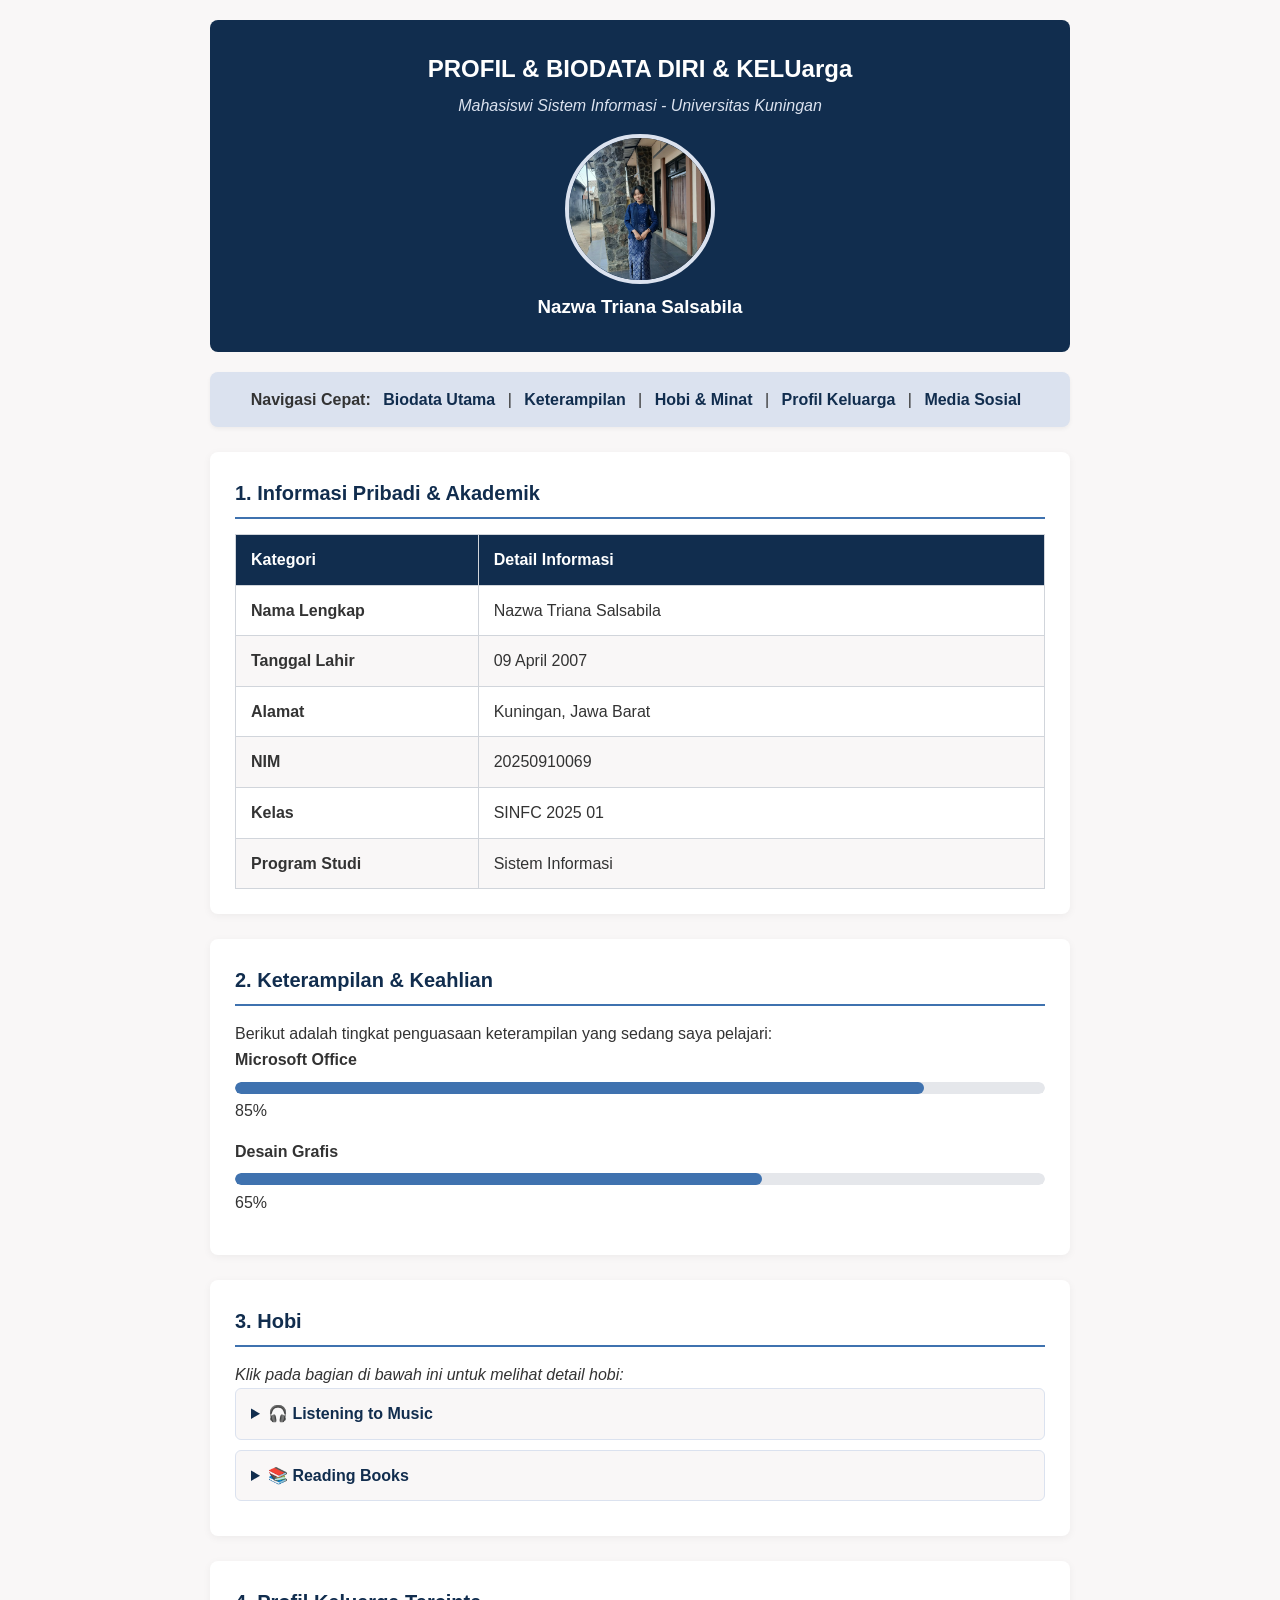
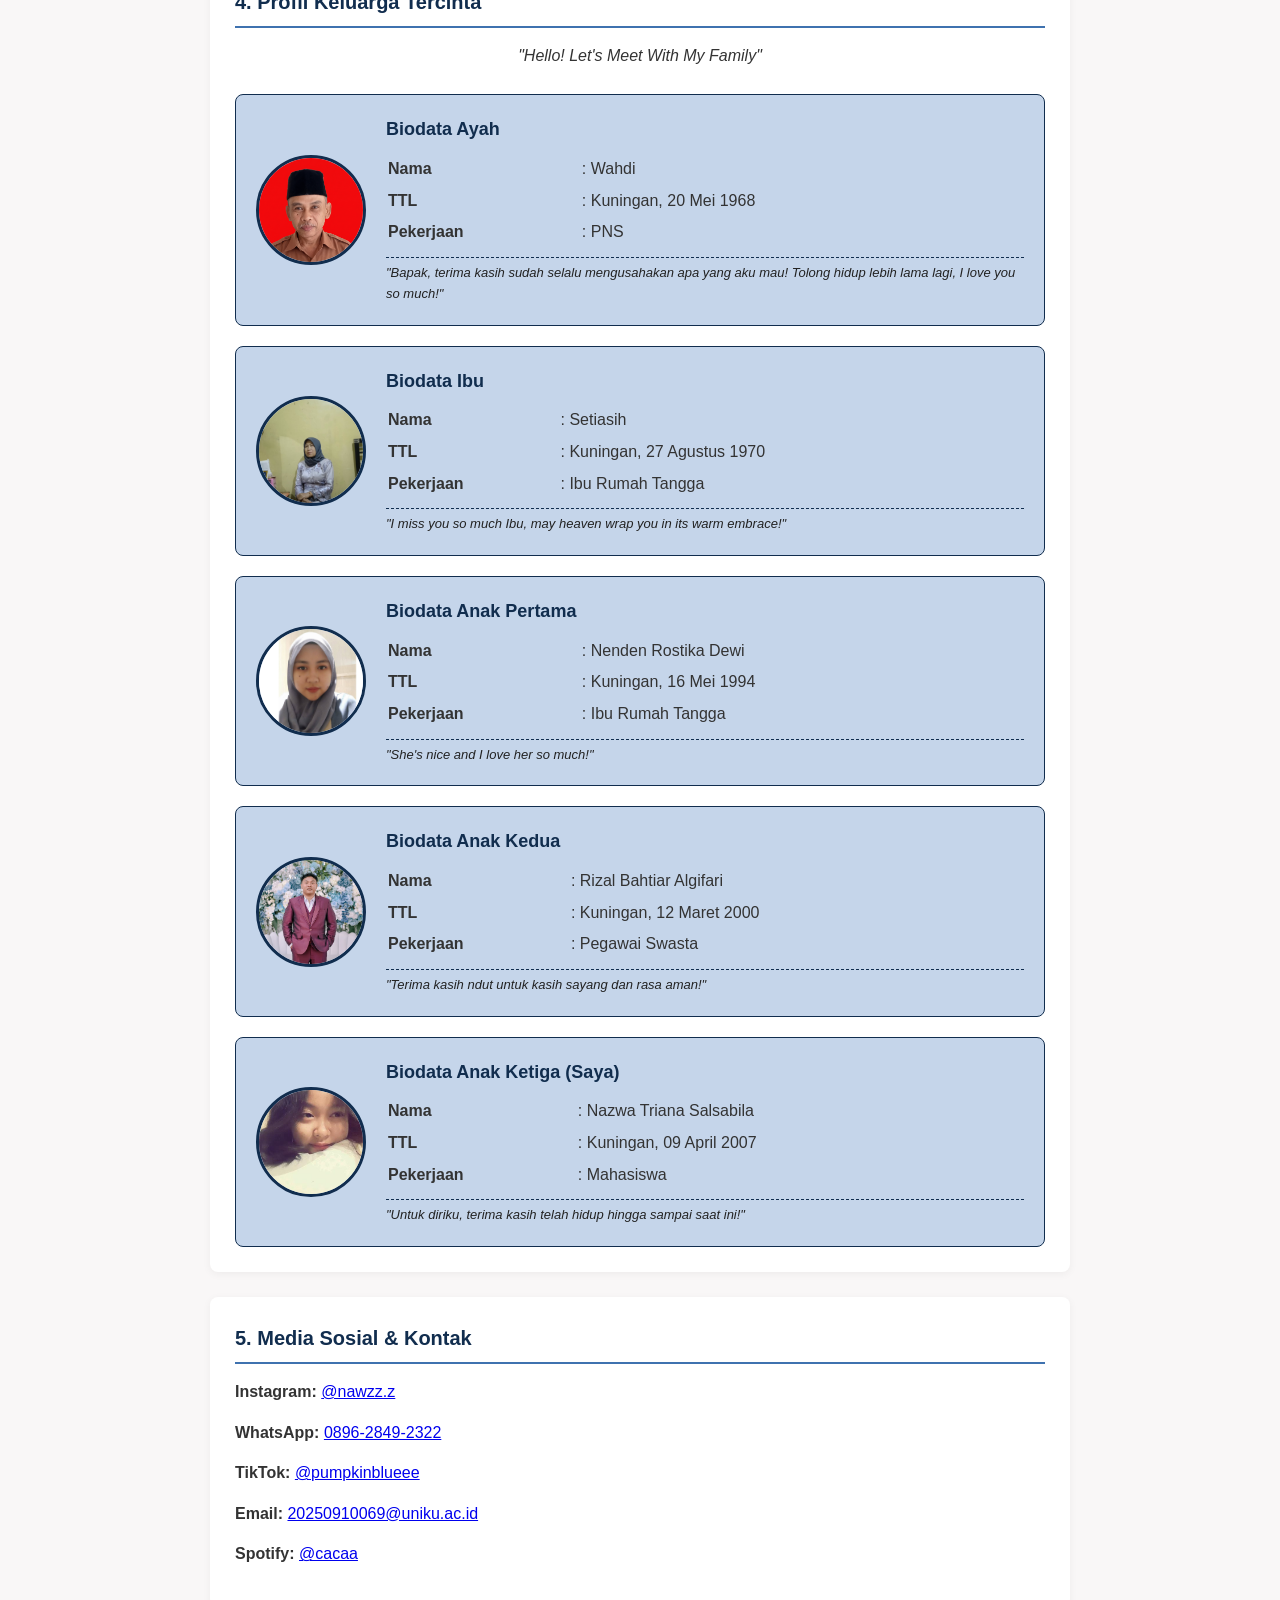
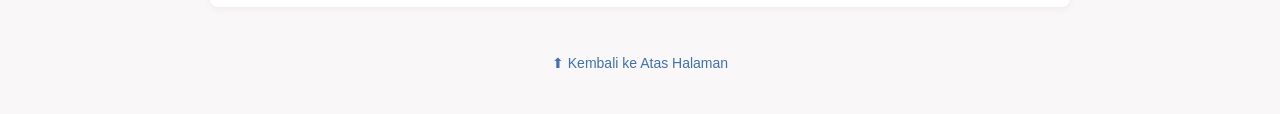
<file: index.html>
<!DOCTYPE html>
<html lang="id">

<head>
    <meta charset="UTF-8">
    <meta name="viewport" content="width=device-width, initial-scale=1.0">
    <title>Profil & Biodata Diri & Keluarga - Nazwa Triana Salsabila</title>
    <link rel="stylesheet" href="style.css">
</head>

<body>

    <header id="atas">
        <h1>PROFIL & BIODATA DIRI & KELUarga</h1>
        <p><i>Mahasiswi Sistem Informasi - Universitas Kuningan</i></p>
        
        <img src="asset/caca biru.jpeg" alt="" class="profile-img">
        <h3>Nazwa Triana Salsabila</h3>
    </header>

    <nav>
        <b>Navigasi Cepat:</b> 
        <a href="#biodata">Biodata Utama</a> | 
        <a href="#keterampilan">Keterampilan</a> | 
        <a href="#hobi">Hobi & Minat</a> | 
        <a href="#keluarga">Profil Keluarga</a> | 
        <a href="#sosmed">Media Sosial</a>
    </nav>

    <main>

        <section id="biodata">
            <h2>1. Informasi Pribadi & Akademik</h2>
            <table class="data-table">
                <thead>
                    <tr>
                        <th width="30%">Kategori</th>
                        <th>Detail Informasi</th>
                    </tr>
                </thead>
                <tbody>
                    <tr>
                        <td><b>Nama Lengkap</b></td>
                        <td>Nazwa Triana Salsabila</td>
                    </tr>
                    <tr>
                        <td><b>Tanggal Lahir</b></td>
                        <td><time datetime="2007-04-09">09 April 2007</time></td>
                    </tr>
                    <tr>
                        <td><b>Alamat</b></td>
                        <td>Kuningan, Jawa Barat</td>
                    </tr>
                    <tr>
                        <td><b>NIM</b></td>
                        <td>20250910069</td>
                    </tr>
                    <tr>
                        <td><b>Kelas</b></td>
                        <td>SINFC 2025 01</td>
                    </tr>
                    <tr>
                        <td><b>Program Studi</b></td>
                        <td>Sistem Informasi</td>
                    </tr>
                </tbody>
            </table>
        </section>

        <section id="keterampilan">
            <h2>2. Keterampilan & Keahlian</h2>
            <p>Berikut adalah tingkat penguasaan keterampilan yang sedang saya pelajari:</p>
            <ul>
                <li>
                    <b>Microsoft Office</b><br>
                    <progress value="85" max="100"></progress> 85%
                </li>
                <li>
                    <b>Desain Grafis</b><br>
                    <progress value="65" max="100"></progress> 65%
                </li>
            </ul>
        </section>

        <section id="hobi">
            <h2>3. Hobi</h2>
            <p><i>Klik pada bagian di bawah ini untuk melihat detail hobi:</i></p>

            <details>
                <summary><b>🎧 Listening to Music</b></summary>
                <p>Mendengarkan berbagai genre musik untuk mencari inspirasi dan membantu meredakan stres.</p>
                <p>This is my Spotify account you can hear all of my favorit song here: <a href="https://open.spotify.com/user/hlwbf2sd4gr9udoobye2nn3o7?si=rsqLze-QSGuwGKW7OLZdlw&utm_source=copy-link" target="_blank">@cacaa</a></p>

            </details>

            <details>
                <summary><b>📚 Reading Books</b></summary>
                <p>Mengeksplorasi berbagai dunia baru, memperluas wawasan, dan memperkaya kosakata melalui lembaran-lembaran halaman buku, baik fiksi maupun non-fiksi. Membaca adalah cara favorit saya untuk terus belajar dan menginspirasi diri.</p>
            </details>
        </section>

        <section id="keluarga">
            <h2>4. Profil Keluarga Tercinta</h2>
            <p align="center"><em>"Hello! Let's Meet With My Family"</em></p>
            <br>

            <div class="family-container">
                <div class="family-card">
                    <img src="asset/Bapa foto.jpg" alt="Foto Ayah">
                    <div class="family-info">
                        <h3>Biodata Ayah</h3>
                        <table>
                            <tr><td><strong>Nama</strong></td><td>: Wahdi</td></tr>
                            <tr><td><strong>TTL</strong></td><td>: Kuningan, 20 Mei 1968</td></tr>
                            <tr><td><strong>Pekerjaan</strong></td><td>: PNS</td></tr>
                        </table>
                        <p class="family-quote"><em>"Bapak, terima kasih sudah selalu mengusahakan apa yang aku mau! Tolong hidup lebih lama lagi, I love you so much!"</em></p>
                    </div>
                </div>

                <div class="family-card">
                    <img src="asset/Ibu foto.jpeg" alt="Foto Ibu">
                    <div class="family-info">
                        <h3>Biodata Ibu</h3>
                        <table>
                            <tr><td><strong>Nama</strong></td><td>: Setiasih</td></tr>
                            <tr><td><strong>TTL</strong></td><td>: Kuningan, 27 Agustus 1970</td></tr>
                            <tr><td><strong>Pekerjaan</strong></td><td>: Ibu Rumah Tangga</td></tr>
                        </table>
                        <p class="family-quote"><em>"I miss you so much Ibu, may heaven wrap you in its warm embrace!"</em></p>
                    </div>
                </div>

                <div class="family-card">
                    <img src="asset/Nenden foto.jpeg" alt="Foto Kakak Pertama">
                    <div class="family-info">
                        <h3>Biodata Anak Pertama</h3>
                        <table>
                            <tr><td><strong>Nama</strong></td><td>: Nenden Rostika Dewi</td></tr>
                            <tr><td><strong>TTL</strong></td><td>: Kuningan, 16 Mei 1994</td></tr>
                            <tr><td><strong>Pekerjaan</strong></td><td>: Ibu Rumah Tangga</td></tr>
                        </table>
                        <p class="family-quote"><em>"She's nice and I love her so much!"</em></p>
                    </div>
                </div>

                <div class="family-card">
                    <img src="asset/Rizal foto copy.jpeg" alt="Foto Kakak Kedua">
                    <div class="family-info">
                        <h3>Biodata Anak Kedua</h3>
                        <table>
                            <tr><td><strong>Nama</strong></td><td>: Rizal Bahtiar Algifari</td></tr>
                            <tr><td><strong>TTL</strong></td><td>: Kuningan, 12 Maret 2000</td></tr>
                            <tr><td><strong>Pekerjaan</strong></td><td>: Pegawai Swasta</td></tr>
                        </table>
                        <p class="family-quote"><em>"Terima kasih ndut untuk kasih sayang dan rasa aman!"</em></p>
                    </div>
                </div>

                <div class="family-card">
                    <img src="asset/caca.jpeg" alt="Foto Diri">
                    <div class="family-info">
                        <h3>Biodata Anak Ketiga (Saya)</h3>
                        <table>
                            <tr><td><strong>Nama</strong></td><td>: Nazwa Triana Salsabila</td></tr>
                            <tr><td><strong>TTL</strong></td><td>: Kuningan, 09 April 2007</td></tr>
                            <tr><td><strong>Pekerjaan</strong></td><td>: Mahasiswa</td></tr>
                        </table>
                        <p class="family-quote"><em>"Untuk diriku, terima kasih telah hidup hingga sampai saat ini!"</em></p>
                    </div>
                </div>
            </div>
        </section>

        <section id="sosmed">
            <h2>5. Media Sosial & Kontak</h2>
            <ul>
                <li><b>Instagram:</b> <a href="https://www.instagram.com/nawzz.z" target="_blank">@nawzz.z</a></li>
                <li><b>WhatsApp:</b> <a href="https://wa.me/qr/RKZJUW67WS33L1" target="_blank">0896-2849-2322</a></li>
                <li><b>TikTok:</b> <a href="https://www.tiktok.com/@pumpkinblueee" target="_blank">@pumpkinblueee</a></li>
                <li><b>Email:</b> <a href="mailto:20250910069@uniku.ac.id">20250910069@uniku.ac.id</a></li>
                <li><b>Spotify:</b> <a href="https://open.spotify.com/user/hlwbf2sd4gr9udoobye2nn3o7?si=rsqLze-QSGuwGKW7OLZdlw&utm_source=copy-link" target="_blank">@cacaa</a></li>
            </ul>
        </section>

    </main>

    <footer>
        <p><a href="#atas">⬆ Kembali ke Atas Halaman</a></p>
    </footer>

</body>

</html>
</file>
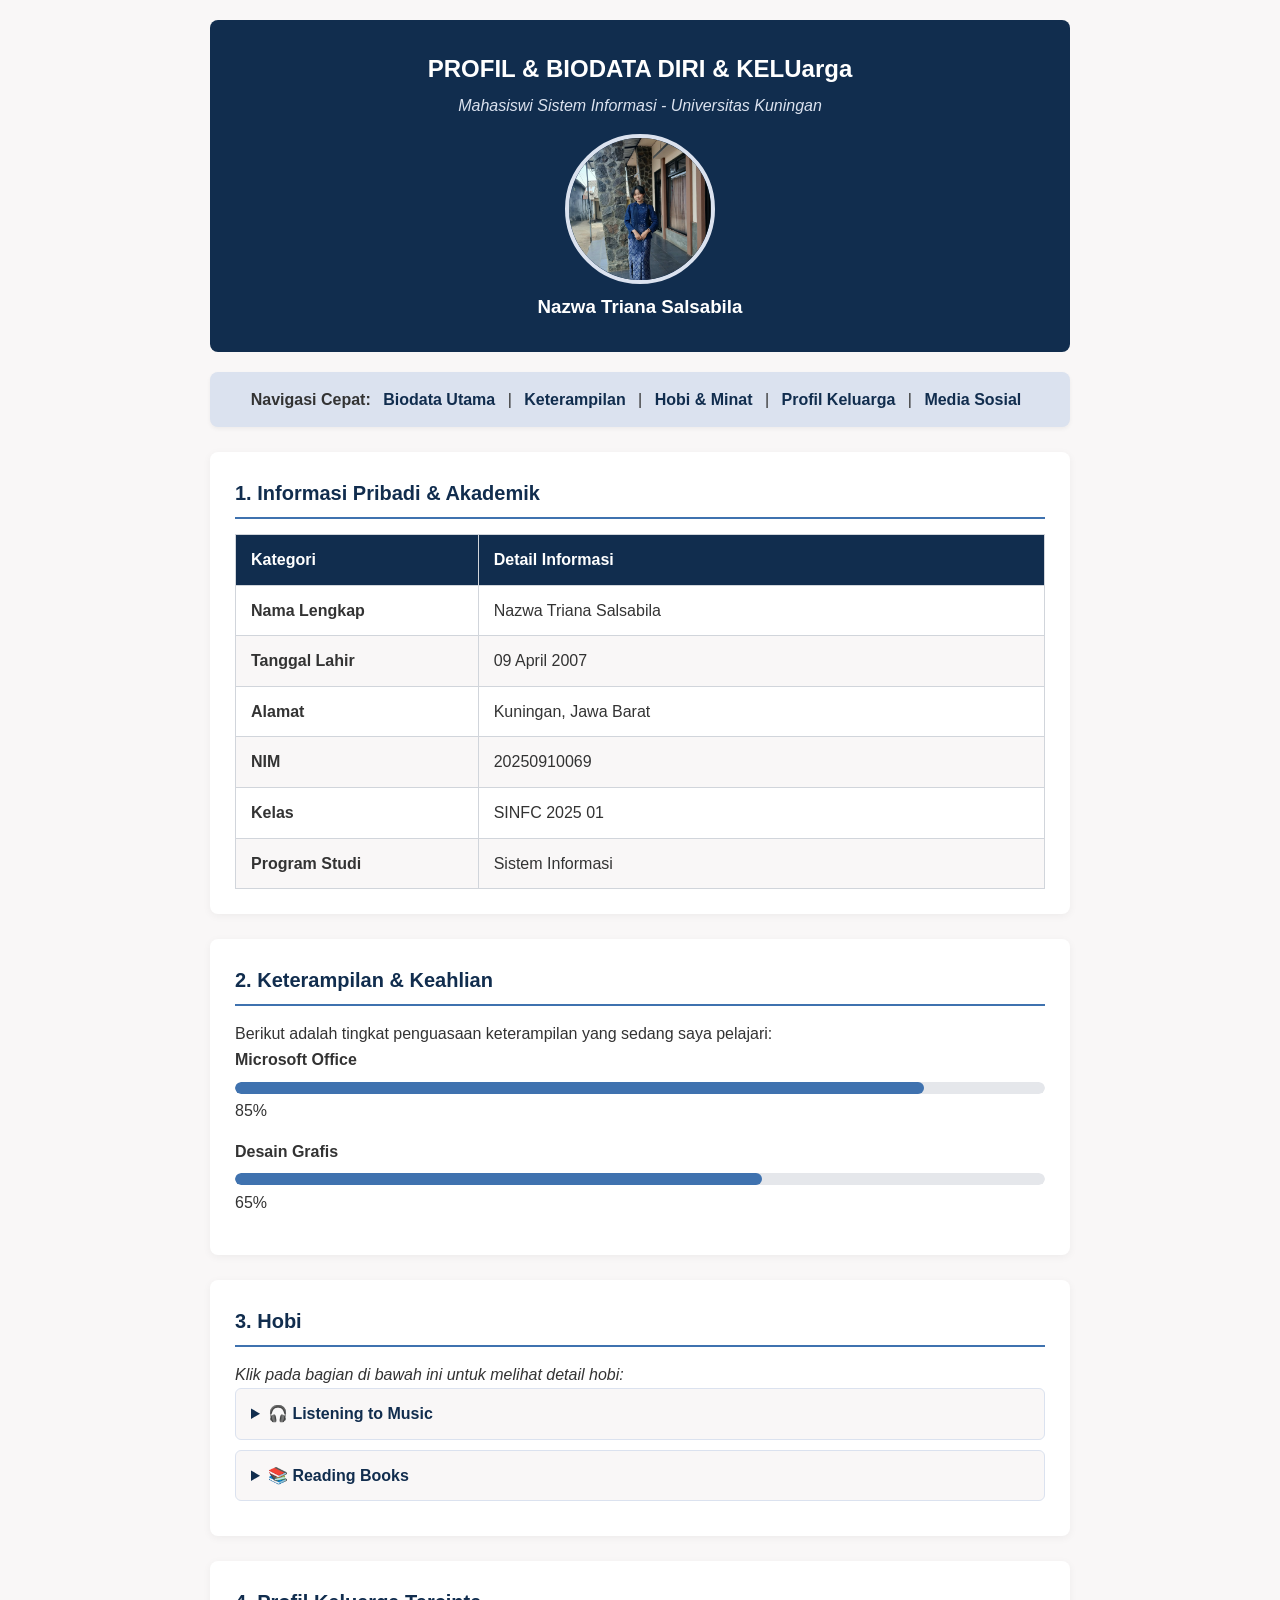
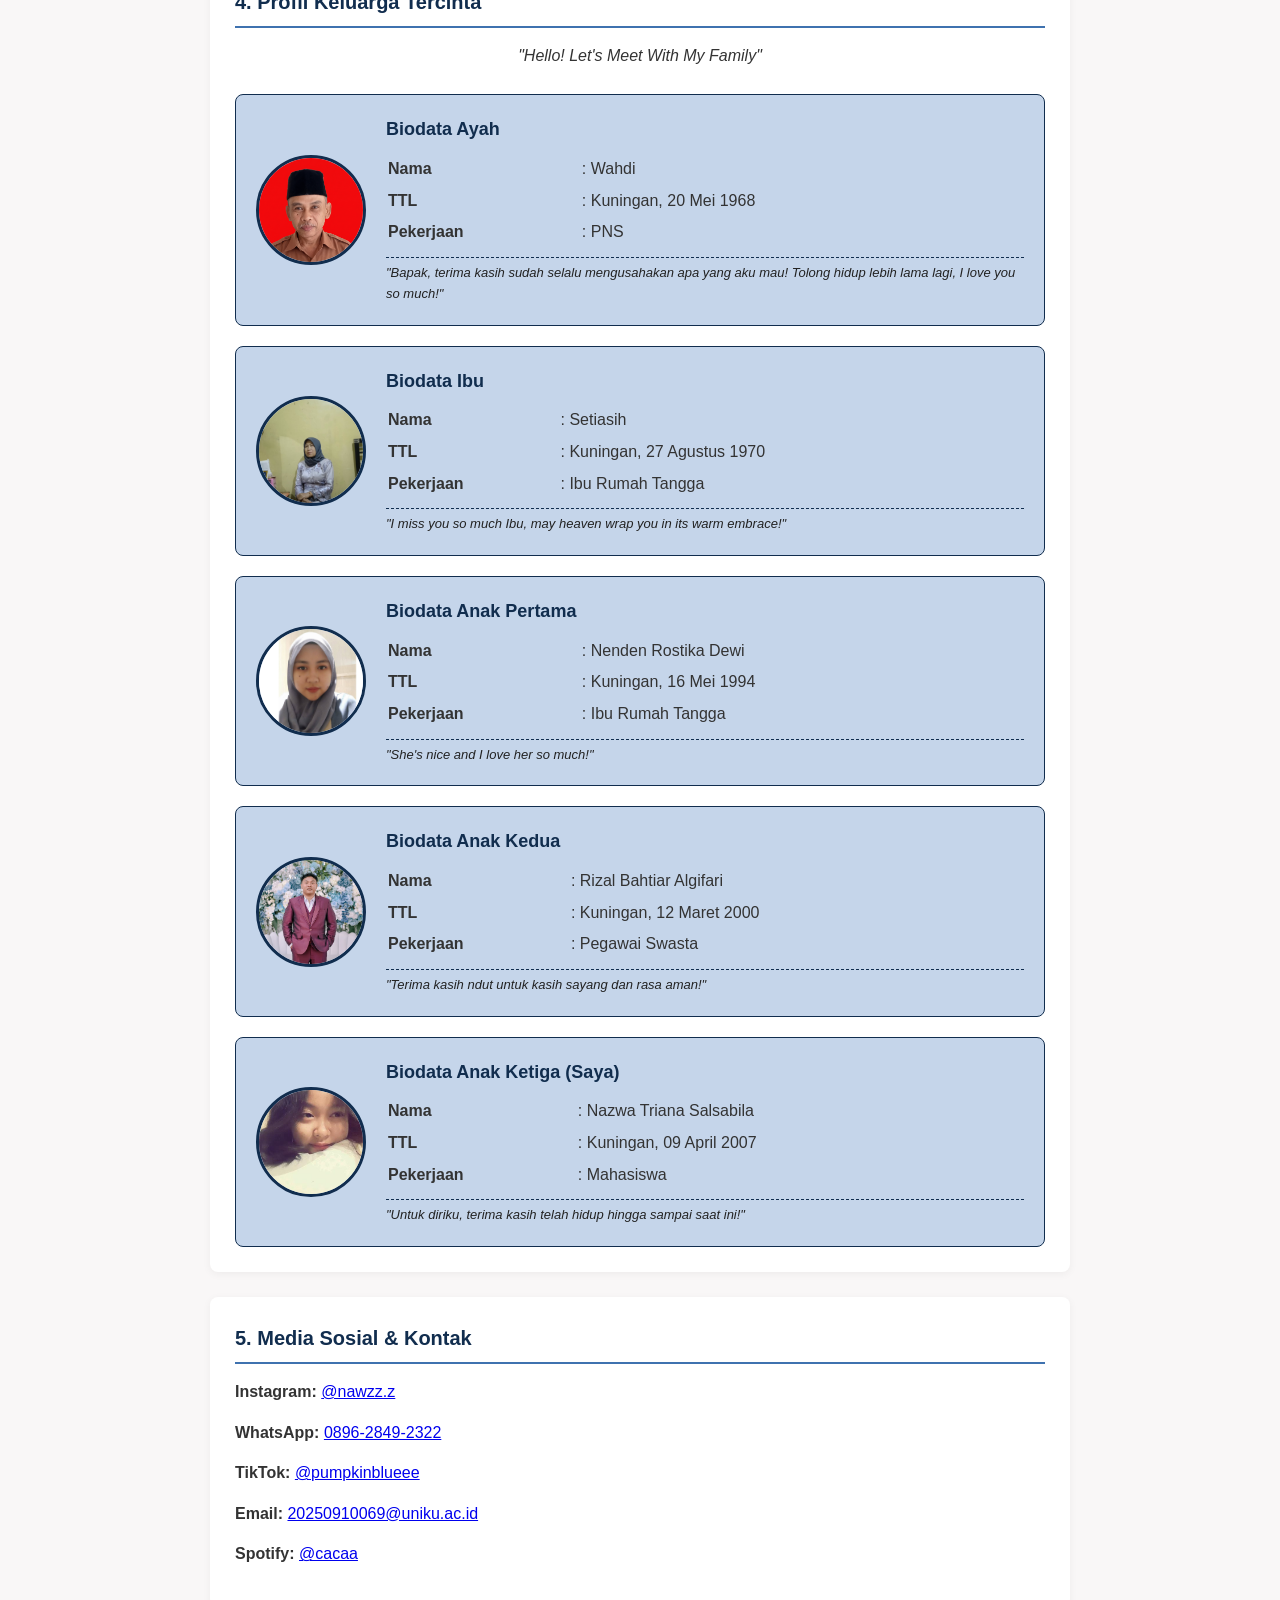
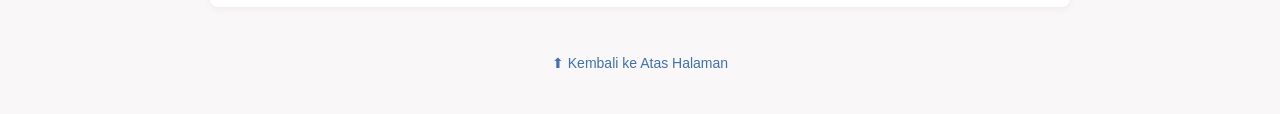
<file: Biodatabaru.html>
<!DOCTYPE html>
<html lang="id">

<head>
    <meta charset="UTF-8">
    <meta name="viewport" content="width=device-width, initial-scale=1.0">
    <title>Profil & Biodata Diri & Keluarga - Nazwa Triana Salsabila</title>
    <link rel="stylesheet" href="stylesheet_biodata.css">
</head>

<body>

    <header id="atas">
        <h1>PROFIL & BIODATA DIRI & KELUarga</h1>
        <p><i>Mahasiswi Sistem Informasi - Universitas Kuningan</i></p>
        
        <img src="asset/caca biru.jpeg" alt="" class="profile-img">
        <h3>Nazwa Triana Salsabila</h3>
    </header>

    <nav>
        <b>Navigasi Cepat:</b> 
        <a href="#biodata">Biodata Utama</a> | 
        <a href="#keterampilan">Keterampilan</a> | 
        <a href="#hobi">Hobi & Minat</a> | 
        <a href="#keluarga">Profil Keluarga</a> | 
        <a href="#sosmed">Media Sosial</a>
    </nav>

    <main>

        <section id="biodata">
            <h2>1. Informasi Pribadi & Akademik</h2>
            <table class="data-table">
                <thead>
                    <tr>
                        <th width="30%">Kategori</th>
                        <th>Detail Informasi</th>
                    </tr>
                </thead>
                <tbody>
                    <tr>
                        <td><b>Nama Lengkap</b></td>
                        <td>Nazwa Triana Salsabila</td>
                    </tr>
                    <tr>
                        <td><b>Tanggal Lahir</b></td>
                        <td><time datetime="2007-04-09">09 April 2007</time></td>
                    </tr>
                    <tr>
                        <td><b>Alamat</b></td>
                        <td>Kuningan, Jawa Barat</td>
                    </tr>
                    <tr>
                        <td><b>NIM</b></td>
                        <td>20250910069</td>
                    </tr>
                    <tr>
                        <td><b>Kelas</b></td>
                        <td>SINFC 2025 01</td>
                    </tr>
                    <tr>
                        <td><b>Program Studi</b></td>
                        <td>Sistem Informasi</td>
                    </tr>
                </tbody>
            </table>
        </section>

        <section id="keterampilan">
            <h2>2. Keterampilan & Keahlian</h2>
            <p>Berikut adalah tingkat penguasaan keterampilan yang sedang saya pelajari:</p>
            <ul>
                <li>
                    <b>Microsoft Office</b><br>
                    <progress value="85" max="100"></progress> 85%
                </li>
                <li>
                    <b>Desain Grafis</b><br>
                    <progress value="65" max="100"></progress> 65%
                </li>
            </ul>
        </section>

        <section id="hobi">
            <h2>3. Hobi</h2>
            <p><i>Klik pada bagian di bawah ini untuk melihat detail hobi:</i></p>

            <details>
                <summary><b>🎧 Listening to Music</b></summary>
                <p>Mendengarkan berbagai genre musik untuk mencari inspirasi dan membantu meredakan stres.</p>
                <p>This is my Spotify account you can hear all of my favorit song here: <a href="https://open.spotify.com/user/hlwbf2sd4gr9udoobye2nn3o7?si=rsqLze-QSGuwGKW7OLZdlw&utm_source=copy-link" target="_blank">@cacaa</a></p>

            </details>

            <details>
                <summary><b>📚 Reading Books</b></summary>
                <p>Mengeksplorasi berbagai dunia baru, memperluas wawasan, dan memperkaya kosakata melalui lembaran-lembaran halaman buku, baik fiksi maupun non-fiksi. Membaca adalah cara favorit saya untuk terus belajar dan menginspirasi diri.</p>
            </details>
        </section>

        <section id="keluarga">
            <h2>4. Profil Keluarga Tercinta</h2>
            <p align="center"><em>"Hello! Let's Meet With My Family"</em></p>
            <br>

            <div class="family-container">
                <div class="family-card">
                    <img src="asset/Bapa foto.jpg" alt="Foto Ayah">
                    <div class="family-info">
                        <h3>Biodata Ayah</h3>
                        <table>
                            <tr><td><strong>Nama</strong></td><td>: Wahdi</td></tr>
                            <tr><td><strong>TTL</strong></td><td>: Kuningan, 20 Mei 1968</td></tr>
                            <tr><td><strong>Pekerjaan</strong></td><td>: PNS</td></tr>
                        </table>
                        <p class="family-quote"><em>"Bapak, terima kasih sudah selalu mengusahakan apa yang aku mau! Tolong hidup lebih lama lagi, I love you so much!"</em></p>
                    </div>
                </div>

                <div class="family-card">
                    <img src="asset/Ibu foto.jpeg" alt="Foto Ibu">
                    <div class="family-info">
                        <h3>Biodata Ibu</h3>
                        <table>
                            <tr><td><strong>Nama</strong></td><td>: Setiasih</td></tr>
                            <tr><td><strong>TTL</strong></td><td>: Kuningan, 27 Agustus 1970</td></tr>
                            <tr><td><strong>Pekerjaan</strong></td><td>: Ibu Rumah Tangga</td></tr>
                        </table>
                        <p class="family-quote"><em>"I miss you so much Ibu, may heaven wrap you in its warm embrace!"</em></p>
                    </div>
                </div>

                <div class="family-card">
                    <img src="asset/Nenden foto.jpeg" alt="Foto Kakak Pertama">
                    <div class="family-info">
                        <h3>Biodata Anak Pertama</h3>
                        <table>
                            <tr><td><strong>Nama</strong></td><td>: Nenden Rostika Dewi</td></tr>
                            <tr><td><strong>TTL</strong></td><td>: Kuningan, 16 Mei 1994</td></tr>
                            <tr><td><strong>Pekerjaan</strong></td><td>: Ibu Rumah Tangga</td></tr>
                        </table>
                        <p class="family-quote"><em>"She's nice and I love her so much!"</em></p>
                    </div>
                </div>

                <div class="family-card">
                    <img src="asset/Rizal foto copy.jpeg" alt="Foto Kakak Kedua">
                    <div class="family-info">
                        <h3>Biodata Anak Kedua</h3>
                        <table>
                            <tr><td><strong>Nama</strong></td><td>: Rizal Bahtiar Algifari</td></tr>
                            <tr><td><strong>TTL</strong></td><td>: Kuningan, 12 Maret 2000</td></tr>
                            <tr><td><strong>Pekerjaan</strong></td><td>: Pegawai Swasta</td></tr>
                        </table>
                        <p class="family-quote"><em>"Terima kasih ndut untuk kasih sayang dan rasa aman!"</em></p>
                    </div>
                </div>

                <div class="family-card">
                    <img src="asset/caca.jpeg" alt="Foto Diri">
                    <div class="family-info">
                        <h3>Biodata Anak Ketiga (Saya)</h3>
                        <table>
                            <tr><td><strong>Nama</strong></td><td>: Nazwa Triana Salsabila</td></tr>
                            <tr><td><strong>TTL</strong></td><td>: Kuningan, 09 April 2007</td></tr>
                            <tr><td><strong>Pekerjaan</strong></td><td>: Mahasiswa</td></tr>
                        </table>
                        <p class="family-quote"><em>"Untuk diriku, terima kasih telah hidup hingga sampai saat ini!"</em></p>
                    </div>
                </div>
            </div>
        </section>

        <section id="sosmed">
            <h2>5. Media Sosial & Kontak</h2>
            <ul>
                <li><b>Instagram:</b> <a href="https://www.instagram.com/nawzz.z" target="_blank">@nawzz.z</a></li>
                <li><b>WhatsApp:</b> <a href="https://wa.me/qr/RKZJUW67WS33L1" target="_blank">0896-2849-2322</a></li>
                <li><b>TikTok:</b> <a href="https://www.tiktok.com/@pumpkinblueee" target="_blank">@pumpkinblueee</a></li>
                <li><b>Email:</b> <a href="mailto:20250910069@uniku.ac.id">20250910069@uniku.ac.id</a></li>
                <li><b>Spotify:</b> <a href="https://open.spotify.com/user/hlwbf2sd4gr9udoobye2nn3o7?si=rsqLze-QSGuwGKW7OLZdlw&utm_source=copy-link" target="_blank">@cacaa</a></li>
            </ul>
        </section>

    </main>

    <footer>
        <p><a href="#atas">⬆ Kembali ke Atas Halaman</a></p>
    </footer>

</body>

</html>
</file>
<file: style.css>
* {
    box-sizing: border-box;
    margin: 0;
    padding: 0;
}

body {
    font-family: 'Segoe UI', Tahoma, Geneva, Verdana, sans-serif;
    background-color: #F9F7F7;
    color: #333333;
    line-height: 1.6;
    padding: 20px;
    max-width: 900px;
    margin: 0 auto;
}

header {
    background-color: #112D4E;
    color: #ffffff;
    text-align: center;
    padding: 30px 20px;
    border-radius: 8px;
    margin-bottom: 20px;
}

header h1 {
    font-size: 24px;
    margin-bottom: 5px;
}

header p {
    font-style: italic;
    color: #DBE2EF;
}

.profile-img {
    width: 150px;
    height: 150px;
    border-radius: 50%;
    object-fit: cover;
    border: 4px solid #DBE2EF;
    margin-top: 15px;
}

nav {
    background-color: #DBE2EF;
    padding: 15px;
    border-radius: 8px;
    text-align: center;
    margin-bottom: 25px;
    box-shadow: 0 2px 4px rgba(0,0,0,0.05);
}

nav a {
    color: #112D4E;
    text-decoration: none;
    font-weight: bold;
    margin: 0 8px;
    transition: color 0.2s;
}

nav a:hover {
    color: #3F72AF;
    text-decoration: underline;
}

section {
    background-color: #ffffff;
    padding: 25px;
    border-radius: 8px;
    margin-bottom: 25px;
    box-shadow: 0 2px 8px rgba(0,0,0,0.05);
}

h2 {
    color: #112D4E;
    border-bottom: 2px solid #3F72AF;
    padding-bottom: 8px;
    margin-bottom: 15px;
    font-size: 20px;
}

table.data-table {
    width: 100%;
    border-collapse: collapse;
    margin-top: 10px;
}

table.data-table th, 
table.data-table td {
    padding: 12px 15px;
    border: 1px solid #d1d5db;
    text-align: left;
}

table.data-table th {
    background-color: #112D4E;
    color: #ffffff;
}

table.data-table tr:nth-child(even) {
    background-color: #F9F7F7;
}

ul {
    list-style-type: none;
    padding-left: 0;
}

li {
    margin-bottom: 15px;
}

progress {
    width: 100%;
    height: 12px;
    border-radius: 6px;
    overflow: hidden;
}

progress::-webkit-progress-bar {
    background-color: #e5e7eb;
    border-radius: 6px;
}

progress::-webkit-progress-value {
    background-color: #3F72AF;
    border-radius: 6px;
}

details {
    background-color: #F9F7F7;
    padding: 12px 15px;
    border-radius: 6px;
    margin-bottom: 10px;
    border: 1px solid #DBE2EF;
}

summary {
    cursor: pointer;
    font-weight: bold;
    color: #112D4E;
}

details p {
    margin-top: 8px;
    color: #555555;
    font-size: 14px;
}

/* --- KARTU PROFIL KELUARGA --- */
.family-container {
    display: flex;
    flex-direction: column;
    gap: 20px;
}

.family-card {
    display: flex;
    background-color: #C5D5EA;
    border: 1px solid #112D4E;
    border-radius: 8px;
    padding: 20px;
    align-items: center;
    gap: 20px;
}

.family-card img {
    width: 110px;
    height: 110px;
    border-radius: 50%;
    object-fit: cover;
    border: 3px solid #112D4E;
    flex-shrink: 0;
}

.family-info {
    width: 100%;
}

.family-info h3 {
    color: #112D4E;
    margin-bottom: 8px;
    font-size: 18px;
}

.family-info table {
    width: 100%;
    margin-bottom: 8px;
}

.family-info table td {
    padding: 2px 0;
    border: none;
    background: transparent;
}

.family-quote {
    font-style: italic;
    color: #222222;
    font-size: 13px;
    margin-top: 5px;
    border-top: 1px dashed #112D4E;
    padding-top: 5px;
}

footer {
    text-align: center;
    padding: 20px;
    color: #666666;
    font-size: 14px;
}

footer a {
    color: #3F72AF;
    text-decoration: none;
}

footer a:hover {
    text-decoration: underline;
}

@media (max-width: 768px) {
    .family-card {
        flex-direction: column;
        text-align: center;
    }
}
</file>
<file: stylesheet_biodata.css>
* {
    box-sizing: border-box;
    margin: 0;
    padding: 0;
}

body {
    font-family: 'Segoe UI', Tahoma, Geneva, Verdana, sans-serif;
    background-color: #F9F7F7;
    color: #333333;
    line-height: 1.6;
    padding: 20px;
    max-width: 900px;
    margin: 0 auto;
}

header {
    background-color: #112D4E;
    color: #ffffff;
    text-align: center;
    padding: 30px 20px;
    border-radius: 8px;
    margin-bottom: 20px;
}

header h1 {
    font-size: 24px;
    margin-bottom: 5px;
}

header p {
    font-style: italic;
    color: #DBE2EF;
}

.profile-img {
    width: 150px;
    height: 150px;
    border-radius: 50%;
    object-fit: cover;
    border: 4px solid #DBE2EF;
    margin-top: 15px;
}

nav {
    background-color: #DBE2EF;
    padding: 15px;
    border-radius: 8px;
    text-align: center;
    margin-bottom: 25px;
    box-shadow: 0 2px 4px rgba(0,0,0,0.05);
}

nav a {
    color: #112D4E;
    text-decoration: none;
    font-weight: bold;
    margin: 0 8px;
    transition: color 0.2s;
}

nav a:hover {
    color: #3F72AF;
    text-decoration: underline;
}

section {
    background-color: #ffffff;
    padding: 25px;
    border-radius: 8px;
    margin-bottom: 25px;
    box-shadow: 0 2px 8px rgba(0,0,0,0.05);
}

h2 {
    color: #112D4E;
    border-bottom: 2px solid #3F72AF;
    padding-bottom: 8px;
    margin-bottom: 15px;
    font-size: 20px;
}

table.data-table {
    width: 100%;
    border-collapse: collapse;
    margin-top: 10px;
}

table.data-table th, 
table.data-table td {
    padding: 12px 15px;
    border: 1px solid #d1d5db;
    text-align: left;
}

table.data-table th {
    background-color: #112D4E;
    color: #ffffff;
}

table.data-table tr:nth-child(even) {
    background-color: #F9F7F7;
}

ul {
    list-style-type: none;
    padding-left: 0;
}

li {
    margin-bottom: 15px;
}

progress {
    width: 100%;
    height: 12px;
    border-radius: 6px;
    overflow: hidden;
}

progress::-webkit-progress-bar {
    background-color: #e5e7eb;
    border-radius: 6px;
}

progress::-webkit-progress-value {
    background-color: #3F72AF;
    border-radius: 6px;
}

details {
    background-color: #F9F7F7;
    padding: 12px 15px;
    border-radius: 6px;
    margin-bottom: 10px;
    border: 1px solid #DBE2EF;
}

summary {
    cursor: pointer;
    font-weight: bold;
    color: #112D4E;
}

details p {
    margin-top: 8px;
    color: #555555;
    font-size: 14px;
}

/* --- KARTU PROFIL KELUARGA --- */
.family-container {
    display: flex;
    flex-direction: column;
    gap: 20px;
}

.family-card {
    display: flex;
    background-color: #C5D5EA;
    border: 1px solid #112D4E;
    border-radius: 8px;
    padding: 20px;
    align-items: center;
    gap: 20px;
}

.family-card img {
    width: 110px;
    height: 110px;
    border-radius: 50%;
    object-fit: cover;
    border: 3px solid #112D4E;
    flex-shrink: 0;
}

.family-info {
    width: 100%;
}

.family-info h3 {
    color: #112D4E;
    margin-bottom: 8px;
    font-size: 18px;
}

.family-info table {
    width: 100%;
    margin-bottom: 8px;
}

.family-info table td {
    padding: 2px 0;
    border: none;
    background: transparent;
}

.family-quote {
    font-style: italic;
    color: #222222;
    font-size: 13px;
    margin-top: 5px;
    border-top: 1px dashed #112D4E;
    padding-top: 5px;
}

footer {
    text-align: center;
    padding: 20px;
    color: #666666;
    font-size: 14px;
}

footer a {
    color: #3F72AF;
    text-decoration: none;
}

footer a:hover {
    text-decoration: underline;
}

@media (max-width: 768px) {
    .family-card {
        flex-direction: column;
        text-align: center;
    }
}
</file>
